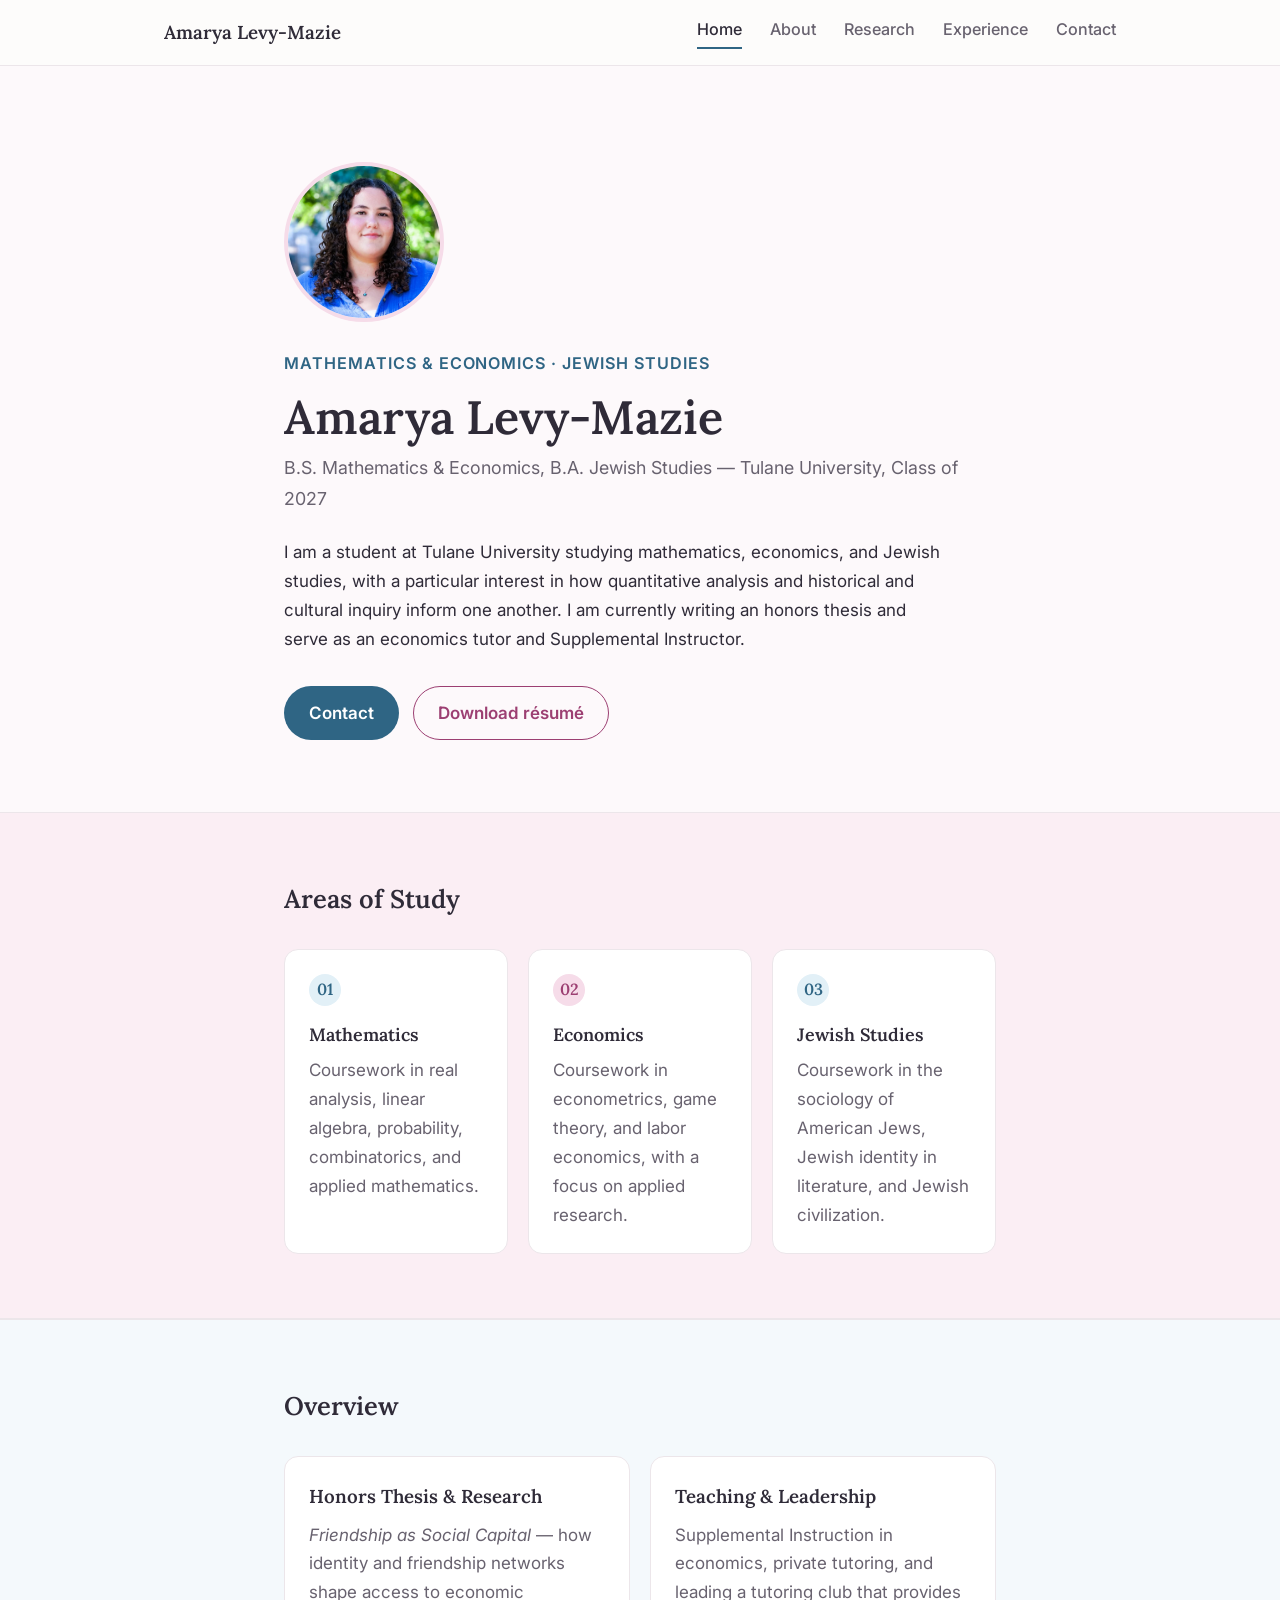
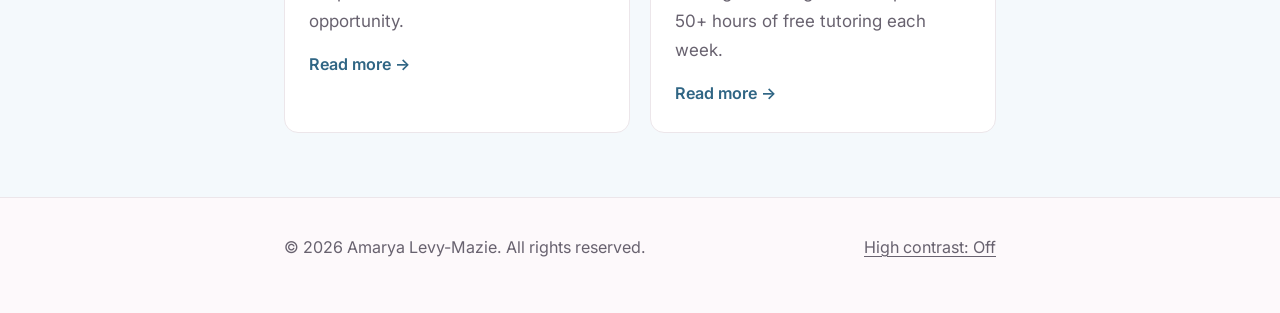
<file: index.html>
<!DOCTYPE html>
<html lang="en">
<head>
<meta charset="UTF-8">
<meta name="viewport" content="width=device-width, initial-scale=1.0">
<title>Amarya Levy-Mazie</title>
<meta name="description" content="Amarya Levy-Mazie — Mathematics & Economics and Jewish Studies student at Tulane University, Class of 2027.">
<meta name="theme-color" content="#fdf9fb">
<meta property="og:type" content="website">
<meta property="og:title" content="Amarya Levy-Mazie">
<meta property="og:description" content="Amarya Levy-Mazie — Mathematics & Economics and Jewish Studies student at Tulane University, Class of 2027.">
<link rel="icon" href="favicon.svg" type="image/svg+xml">
<link rel="preconnect" href="https://fonts.googleapis.com">
<link rel="preconnect" href="https://fonts.gstatic.com" crossorigin>
<link href="https://fonts.googleapis.com/css2?family=Lora:ital,wght@0,500;0,600;1,500&family=Inter:wght@400;500;600&display=swap" rel="stylesheet">
<script>
  (function () {
    var pref = null;
    try { pref = localStorage.getItem("contrast"); } catch (e) {}
    var high = pref ? pref === "high" : window.matchMedia("(prefers-contrast: more)").matches;
    if (high) document.documentElement.setAttribute("data-contrast", "high");
  })();
</script>
<link rel="stylesheet" href="style.css?v=11">
</head>
<body>

<a class="skip-link" href="#main">Skip to content</a>

<header class="site-header">
  <div class="wrap header-inner">
    <a href="index.html" class="brand">Amarya Levy-Mazie</a>
    <button class="nav-toggle" id="navToggle" aria-label="Toggle navigation" aria-expanded="false">
      <span></span><span></span><span></span>
    </button>
    <nav class="site-nav" id="siteNav" aria-label="Main">
      <a href="index.html" class="active" aria-current="page">Home</a>
      <a href="about.html">About</a>
      <a href="research.html">Research</a>
      <a href="experience.html">Experience</a>
      <a href="contact.html">Contact</a>
    </nav>
  </div>
</header>

<main id="main">

  <section class="hero wrap">
    <img class="hero-photo" src="headshot.webp" alt="Portrait of Amarya Levy-Mazie" width="160" height="160">
    <p class="eyebrow">Mathematics &amp; Economics · Jewish Studies</p>
    <h1>Amarya Levy-Mazie</h1>
    <p class="hero-sub">B.S. Mathematics &amp; Economics, B.A. Jewish Studies — Tulane University, Class of 2027</p>
    <p class="hero-blurb">
      I am a student at Tulane University studying mathematics, economics, and Jewish studies, with a particular
      interest in how quantitative analysis and historical and cultural inquiry inform one another. I am currently
      writing an honors thesis and serve as an economics tutor and Supplemental Instructor.
    </p>
    <div class="hero-actions">
      <a href="contact.html" class="btn btn-primary">Contact</a>
      <a href="resume.pdf" class="btn btn-secondary" target="_blank" rel="noopener noreferrer">Download résumé</a>
    </div>
  </section>

  <section class="section wrap alt-pink">
    <h2 class="section-title">Areas of Study</h2>
    <div class="field-grid">
      <a class="field-card" href="about.html">
        <span class="field-num num-blue">01</span>
        <h3>Mathematics</h3>
        <p>Coursework in real analysis, linear algebra, probability, combinatorics, and applied mathematics.</p>
      </a>
      <a class="field-card" href="about.html">
        <span class="field-num num-pink">02</span>
        <h3>Economics</h3>
        <p>Coursework in econometrics, game theory, and labor economics, with a focus on applied research.</p>
      </a>
      <a class="field-card" href="about.html">
        <span class="field-num num-blue">03</span>
        <h3>Jewish Studies</h3>
        <p>Coursework in the sociology of American Jews, Jewish identity in literature, and Jewish civilization.</p>
      </a>
    </div>
  </section>

  <section class="section wrap alt-blue">
    <h2 class="section-title">Overview</h2>
    <div class="teaser-grid">
      <a class="teaser-card" href="research.html">
        <h3>Honors Thesis &amp; Research</h3>
        <p>
          <em>Friendship as Social Capital</em> — how identity and friendship networks shape access to economic opportunity.
        </p>
        <span class="teaser-link">Read more &rarr;</span>
      </a>
      <a class="teaser-card" href="experience.html">
        <h3>Teaching &amp; Leadership</h3>
        <p>Supplemental Instruction in economics, private tutoring, and leading a tutoring club that provides 50+ hours of free tutoring each week.</p>
        <span class="teaser-link">Read more &rarr;</span>
      </a>
    </div>
  </section>

</main>

<footer class="site-footer">
  <div class="wrap footer-inner">
    <p>&copy; <span id="year"></span> Amarya Levy-Mazie. All rights reserved.</p>
    <button class="contrast-toggle" id="contrastToggle" type="button" aria-pressed="false">High contrast</button>
  </div>
</footer>

<script src="script.js?v=11"></script>
</body>
</html>
</file>
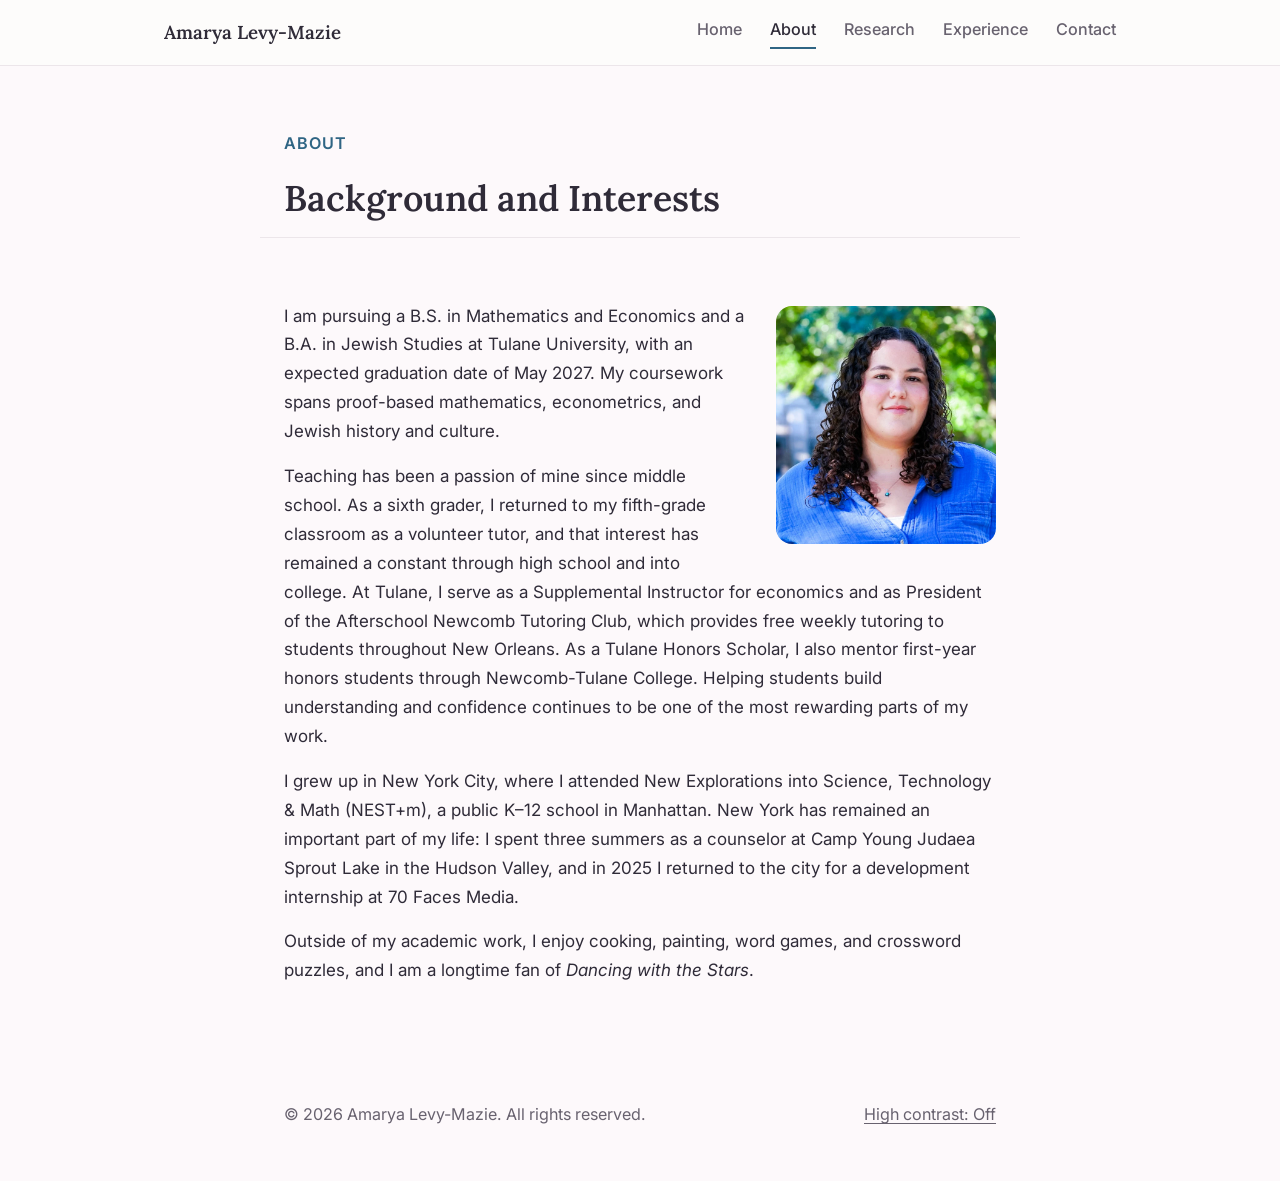
<file: about.html>
<!DOCTYPE html>
<html lang="en">
<head>
<meta charset="UTF-8">
<meta name="viewport" content="width=device-width, initial-scale=1.0">
<title>About — Amarya Levy-Mazie</title>
<meta name="description" content="About Amarya Levy-Mazie — Mathematics & Economics and Jewish Studies student at Tulane University.">
<meta name="theme-color" content="#fdf9fb">
<meta property="og:type" content="website">
<meta property="og:title" content="About — Amarya Levy-Mazie">
<meta property="og:description" content="About Amarya Levy-Mazie — Mathematics & Economics and Jewish Studies student at Tulane University.">
<link rel="icon" href="favicon.svg" type="image/svg+xml">
<link rel="preconnect" href="https://fonts.googleapis.com">
<link rel="preconnect" href="https://fonts.gstatic.com" crossorigin>
<link href="https://fonts.googleapis.com/css2?family=Lora:ital,wght@0,500;0,600;1,500&family=Inter:wght@400;500;600&display=swap" rel="stylesheet">
<script>
  (function () {
    var pref = null;
    try { pref = localStorage.getItem("contrast"); } catch (e) {}
    var high = pref ? pref === "high" : window.matchMedia("(prefers-contrast: more)").matches;
    if (high) document.documentElement.setAttribute("data-contrast", "high");
  })();
</script>
<link rel="stylesheet" href="style.css?v=11">
</head>
<body>

<a class="skip-link" href="#main">Skip to content</a>

<header class="site-header">
  <div class="wrap header-inner">
    <a href="index.html" class="brand">Amarya Levy-Mazie</a>
    <button class="nav-toggle" id="navToggle" aria-label="Toggle navigation" aria-expanded="false">
      <span></span><span></span><span></span>
    </button>
    <nav class="site-nav" id="siteNav" aria-label="Main">
      <a href="index.html">Home</a>
      <a href="about.html" class="active" aria-current="page">About</a>
      <a href="research.html">Research</a>
      <a href="experience.html">Experience</a>
      <a href="contact.html">Contact</a>
    </nav>
  </div>
</header>

<main id="main">
  <section class="page-header wrap">
    <p class="eyebrow">About</p>
    <h1 class="page-title">Background and Interests</h1>
  </section>

  <section class="section wrap">
    <div class="section-body about-body">
      <img class="about-photo" src="headshot.webp" alt="Portrait of Amarya Levy-Mazie" width="726" height="786" loading="lazy">
      <p>
        I am pursuing a B.S. in Mathematics and Economics and a B.A. in Jewish Studies at Tulane University, with an
        expected graduation date of May 2027. My coursework spans proof-based mathematics, econometrics, and Jewish history and culture.
      </p>
      <p>
        Teaching has been a passion of mine since middle school. As a sixth grader, I returned to my fifth-grade
        classroom as a volunteer tutor, and that interest has remained a constant through high school and into
        college. At Tulane, I serve as a Supplemental
        Instructor for economics and as President of the Afterschool Newcomb Tutoring Club, which provides free
        weekly tutoring to students throughout New Orleans. As a Tulane Honors Scholar, I also mentor first-year
        honors students through Newcomb-Tulane College. Helping students build understanding and confidence
        continues to be one of the most rewarding parts of my work.
      </p>
      <p>
        I grew up in New York City, where I attended New Explorations into Science, Technology &amp; Math
        (NEST+m), a public K–12 school in Manhattan. New York has remained an important part of my life: I spent three summers as a counselor at Camp Young Judaea Sprout Lake in the Hudson Valley, and
        in 2025 I returned to the city for a development internship at 70 Faces Media.
      </p>
      <p>
        Outside of my academic work, I enjoy cooking, painting, word games, and crossword puzzles, and I am a longtime fan of <em>Dancing with the Stars</em>.
      </p>
    </div>
  </section>

</main>

<footer class="site-footer">
  <div class="wrap footer-inner">
    <p>&copy; <span id="year"></span> Amarya Levy-Mazie. All rights reserved.</p>
    <button class="contrast-toggle" id="contrastToggle" type="button" aria-pressed="false">High contrast</button>
  </div>
</footer>

<script src="script.js?v=11"></script>
</body>
</html>
</file>
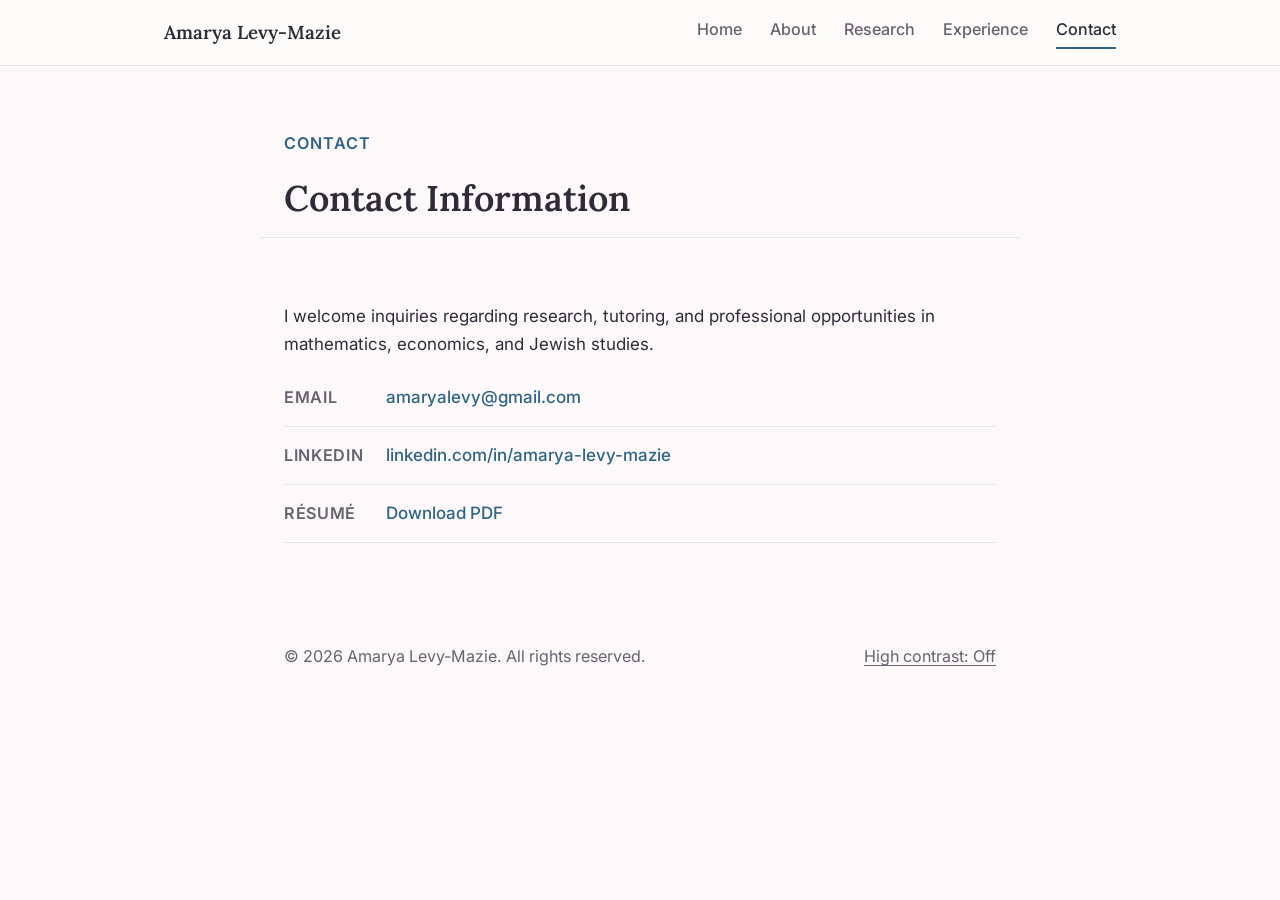
<file: contact.html>
<!DOCTYPE html>
<html lang="en">
<head>
<meta charset="UTF-8">
<meta name="viewport" content="width=device-width, initial-scale=1.0">
<title>Contact — Amarya Levy-Mazie</title>
<meta name="description" content="Get in touch with Amarya Levy-Mazie.">
<meta name="theme-color" content="#fdf9fb">
<meta property="og:type" content="website">
<meta property="og:title" content="Contact — Amarya Levy-Mazie">
<meta property="og:description" content="Get in touch with Amarya Levy-Mazie.">
<link rel="icon" href="favicon.svg" type="image/svg+xml">
<link rel="preconnect" href="https://fonts.googleapis.com">
<link rel="preconnect" href="https://fonts.gstatic.com" crossorigin>
<link href="https://fonts.googleapis.com/css2?family=Lora:ital,wght@0,500;0,600;1,500&family=Inter:wght@400;500;600&display=swap" rel="stylesheet">
<script>
  (function () {
    var pref = null;
    try { pref = localStorage.getItem("contrast"); } catch (e) {}
    var high = pref ? pref === "high" : window.matchMedia("(prefers-contrast: more)").matches;
    if (high) document.documentElement.setAttribute("data-contrast", "high");
  })();
</script>
<link rel="stylesheet" href="style.css?v=11">
</head>
<body>

<a class="skip-link" href="#main">Skip to content</a>

<header class="site-header">
  <div class="wrap header-inner">
    <a href="index.html" class="brand">Amarya Levy-Mazie</a>
    <button class="nav-toggle" id="navToggle" aria-label="Toggle navigation" aria-expanded="false">
      <span></span><span></span><span></span>
    </button>
    <nav class="site-nav" id="siteNav" aria-label="Main">
      <a href="index.html">Home</a>
      <a href="about.html">About</a>
      <a href="research.html">Research</a>
      <a href="experience.html">Experience</a>
      <a href="contact.html" class="active" aria-current="page">Contact</a>
    </nav>
  </div>
</header>

<main id="main">
  <section class="page-header wrap">
    <p class="eyebrow">Contact</p>
    <h1 class="page-title">Contact Information</h1>
  </section>

  <section class="section wrap">
    <div class="section-body contact-body">
      <p>I welcome inquiries regarding research, tutoring, and professional opportunities in mathematics, economics, and Jewish studies.</p>
      <ul class="contact-list">
        <li>
          <span class="contact-label">Email</span>
          <a href="mailto:amaryalevy@gmail.com" target="_blank" rel="noopener noreferrer">amaryalevy@gmail.com</a>
        </li>
        <li>
          <span class="contact-label">LinkedIn</span>
          <a href="https://www.linkedin.com/in/amarya-levy-mazie-33646b346/" target="_blank" rel="noopener noreferrer">linkedin.com/in/amarya-levy-mazie</a>
        </li>
        <li>
          <span class="contact-label">Résumé</span>
          <a href="resume.pdf" target="_blank" rel="noopener noreferrer">Download PDF</a>
        </li>
      </ul>
    </div>
  </section>
</main>

<footer class="site-footer">
  <div class="wrap footer-inner">
    <p>&copy; <span id="year"></span> Amarya Levy-Mazie. All rights reserved.</p>
    <button class="contrast-toggle" id="contrastToggle" type="button" aria-pressed="false">High contrast</button>
  </div>
</footer>

<script src="script.js?v=11"></script>
</body>
</html>
</file>
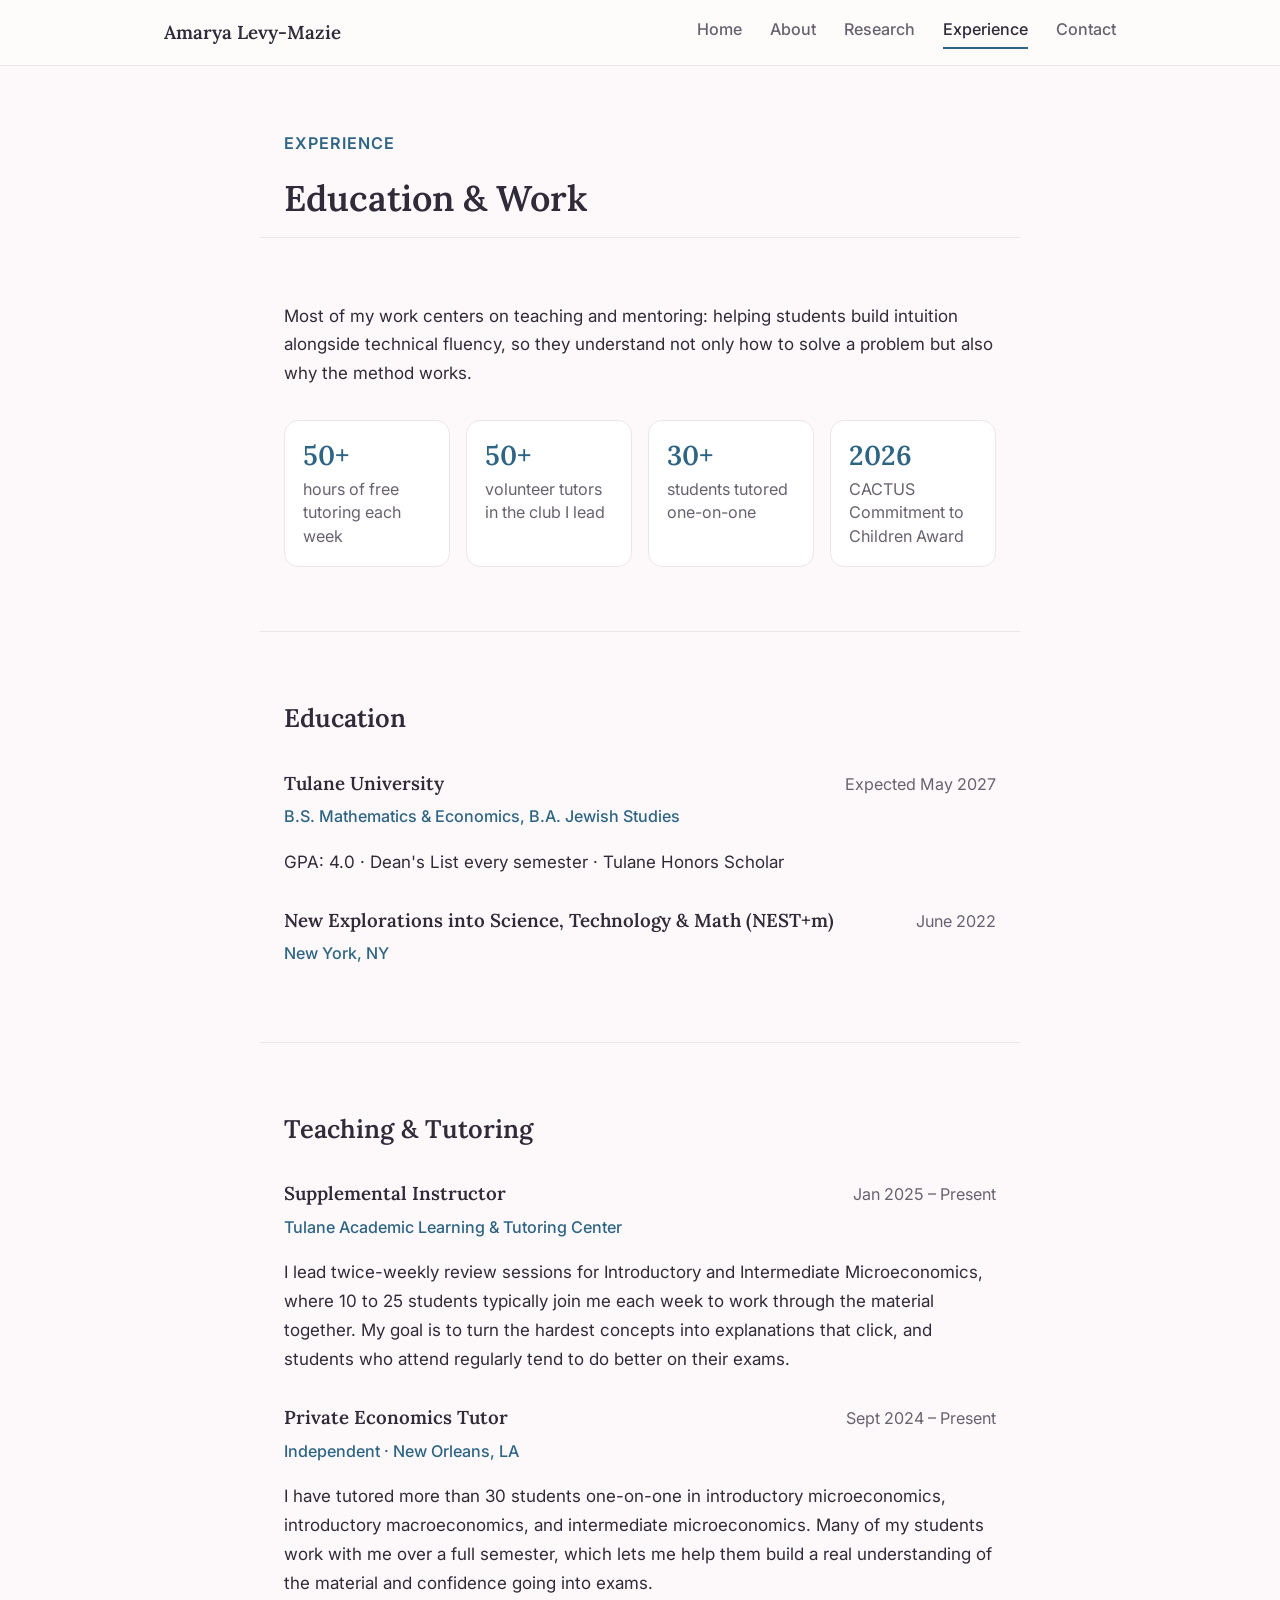
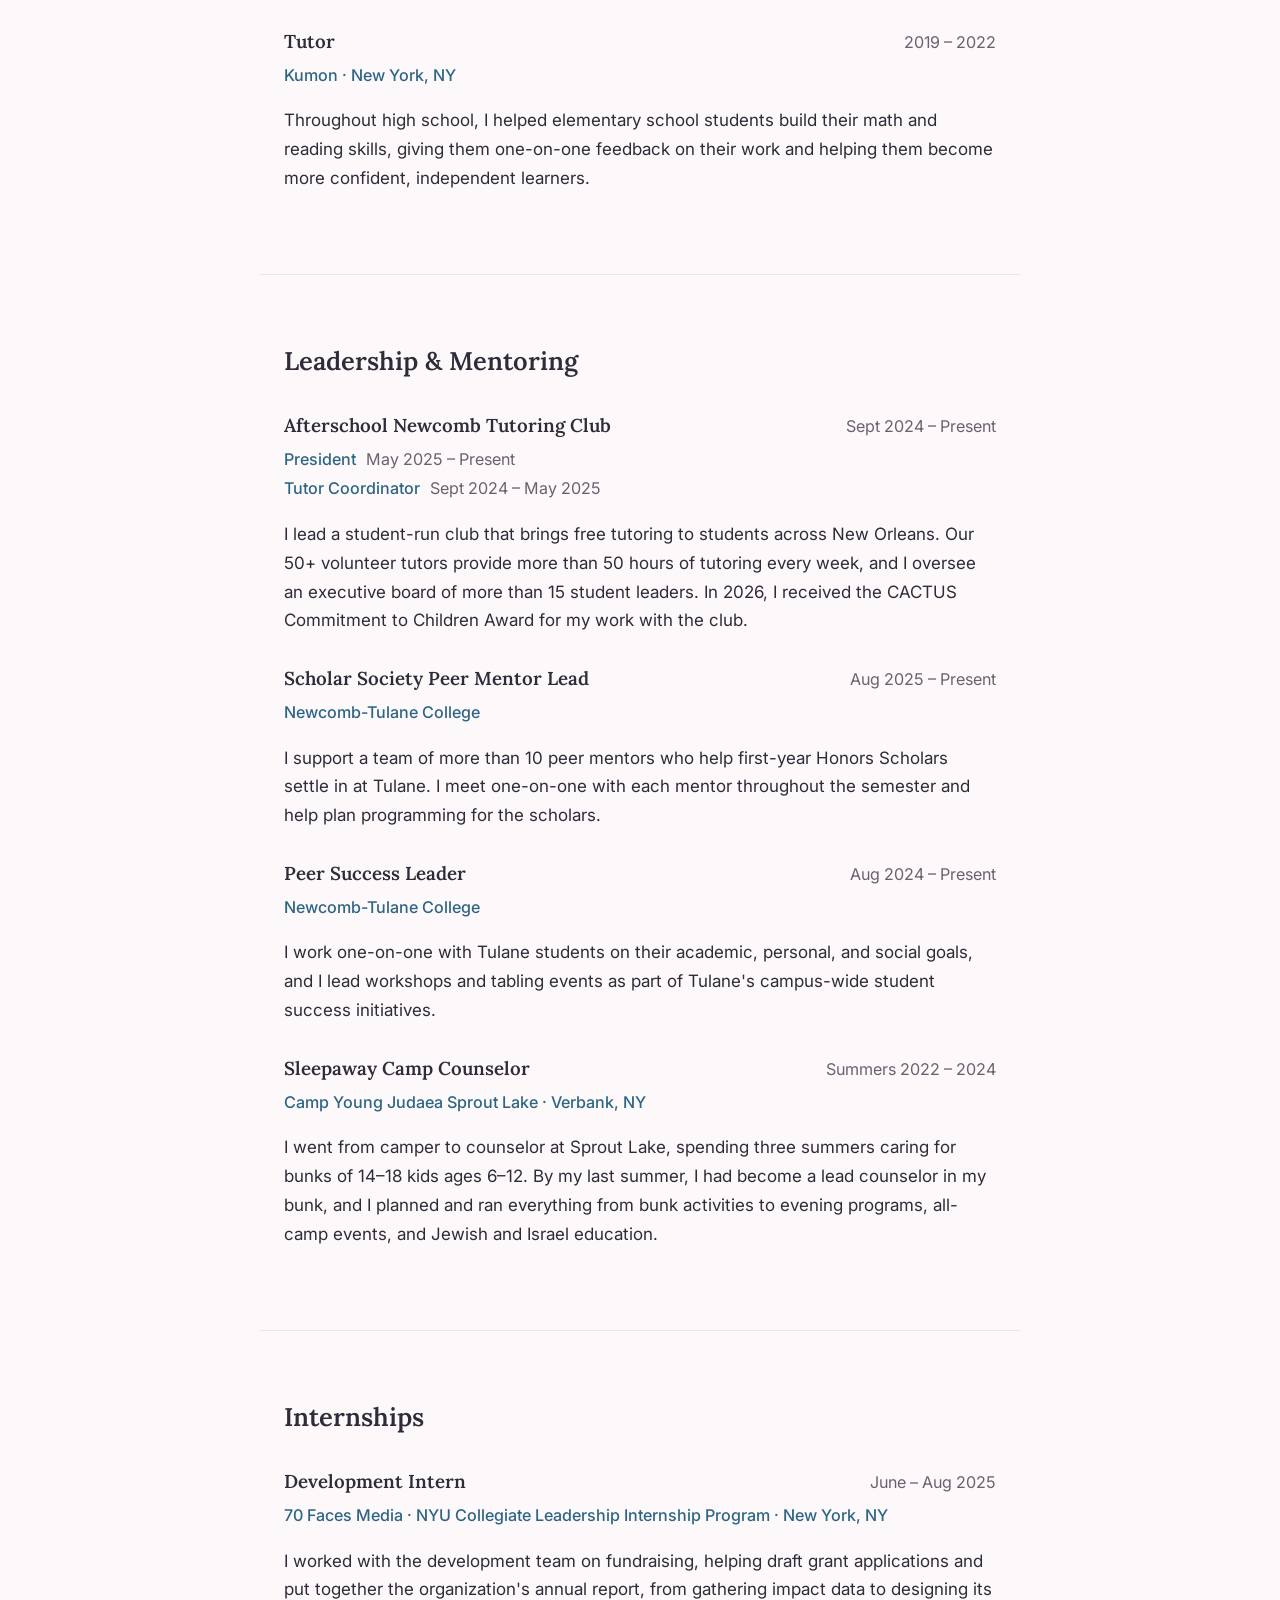
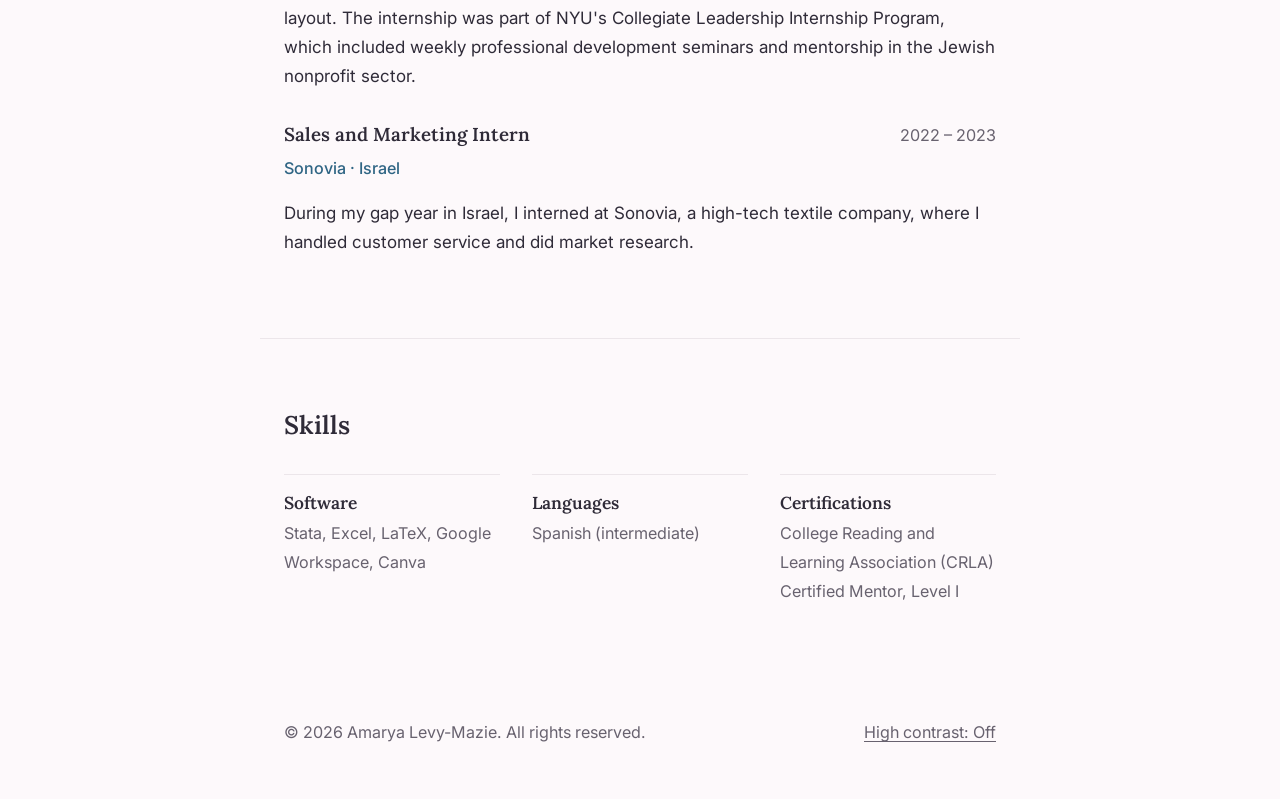
<file: experience.html>
<!DOCTYPE html>
<html lang="en">
<head>
<meta charset="UTF-8">
<meta name="viewport" content="width=device-width, initial-scale=1.0">
<title>Experience — Amarya Levy-Mazie</title>
<meta name="description" content="Teaching, tutoring, leadership, and professional experience of Amarya Levy-Mazie, Tulane University.">
<meta name="theme-color" content="#fdf9fb">
<meta property="og:type" content="website">
<meta property="og:title" content="Experience — Amarya Levy-Mazie">
<meta property="og:description" content="Teaching, tutoring, leadership, and professional experience of Amarya Levy-Mazie, Tulane University.">
<link rel="icon" href="favicon.svg" type="image/svg+xml">
<link rel="preconnect" href="https://fonts.googleapis.com">
<link rel="preconnect" href="https://fonts.gstatic.com" crossorigin>
<link href="https://fonts.googleapis.com/css2?family=Lora:ital,wght@0,500;0,600;1,500&family=Inter:wght@400;500;600&display=swap" rel="stylesheet">
<script>
  (function () {
    var pref = null;
    try { pref = localStorage.getItem("contrast"); } catch (e) {}
    var high = pref ? pref === "high" : window.matchMedia("(prefers-contrast: more)").matches;
    if (high) document.documentElement.setAttribute("data-contrast", "high");
  })();
</script>
<link rel="stylesheet" href="style.css?v=11">
</head>
<body>

<a class="skip-link" href="#main">Skip to content</a>

<header class="site-header">
  <div class="wrap header-inner">
    <a href="index.html" class="brand">Amarya Levy-Mazie</a>
    <button class="nav-toggle" id="navToggle" aria-label="Toggle navigation" aria-expanded="false">
      <span></span><span></span><span></span>
    </button>
    <nav class="site-nav" id="siteNav" aria-label="Main">
      <a href="index.html">Home</a>
      <a href="about.html">About</a>
      <a href="research.html">Research</a>
      <a href="experience.html" class="active" aria-current="page">Experience</a>
      <a href="contact.html">Contact</a>
    </nav>
  </div>
</header>

<main id="main">
  <section class="page-header wrap">
    <p class="eyebrow">Experience</p>
    <h1 class="page-title">Education &amp; Work</h1>
  </section>

  <section class="section wrap">
    <div class="section-body">
      <p>
        Most of my work centers on teaching and mentoring: helping students build intuition alongside technical
        fluency, so they understand not only how to solve a problem but also why the method works.
      </p>
    </div>
    <ul class="stat-row">
      <li><strong>50+</strong><span>hours of free tutoring each week</span></li>
      <li><strong>50+</strong><span>volunteer tutors in the club I lead</span></li>
      <li><strong>30+</strong><span>students tutored one-on-one</span></li>
      <li><strong>2026</strong><span>CACTUS Commitment to Children Award</span></li>
    </ul>
  </section>

  <section class="section wrap">
    <h2 class="section-title">Education</h2>

    <div class="entry">
      <div class="entry-head">
        <h3>Tulane University</h3>
        <span class="entry-date">Expected May 2027</span>
      </div>
      <p class="entry-role-text">B.S. Mathematics &amp; Economics, B.A. Jewish Studies</p>
      <p>GPA: 4.0 · Dean's List every semester · Tulane Honors Scholar</p>
    </div>

    <div class="entry">
      <div class="entry-head">
        <h3>New Explorations into Science, Technology &amp; Math (NEST+m)</h3>
        <span class="entry-date">June 2022</span>
      </div>
      <p class="entry-role-text">New York, NY</p>
    </div>
  </section>

  <section class="section wrap">
    <h2 class="section-title">Teaching &amp; Tutoring</h2>

    <div class="entry">
      <div class="entry-head">
        <h3>Supplemental Instructor</h3>
        <span class="entry-date">Jan 2025 – Present</span>
      </div>
      <p class="entry-role-text">Tulane Academic Learning &amp; Tutoring Center</p>
      <p>
        I lead twice-weekly review sessions for Introductory and Intermediate Microeconomics, where 10 to 25
        students typically join me each week to work through the material together. My goal is to turn the hardest concepts
        into explanations that click, and students who attend regularly tend to do better on their exams.
      </p>
    </div>

    <div class="entry">
      <div class="entry-head">
        <h3>Private Economics Tutor</h3>
        <span class="entry-date">Sept 2024 – Present</span>
      </div>
      <p class="entry-role-text">Independent · New Orleans, LA</p>
      <p>
        I have tutored more than 30 students one-on-one in introductory microeconomics, introductory macroeconomics, and
        intermediate microeconomics. Many of my students work with me over a full semester, which lets me help
        them build a real understanding of the material and confidence going into exams.
      </p>
    </div>

    <div class="entry">
      <div class="entry-head">
        <h3>Tutor</h3>
        <span class="entry-date">2019 – 2022</span>
      </div>
      <p class="entry-role-text">Kumon · New York, NY</p>
      <p>
        Throughout high school, I helped elementary school students build their math and reading skills, giving
        them one-on-one feedback on their work and helping them become more confident, independent learners.
      </p>
    </div>
  </section>

  <section class="section wrap">
    <h2 class="section-title">Leadership &amp; Mentoring</h2>

    <div class="entry">
      <div class="entry-head">
        <h3>Afterschool Newcomb Tutoring Club</h3>
        <span class="entry-date">Sept 2024 – Present</span>
      </div>
      <p class="entry-role">
        <span class="role-chip">President <span class="role-date">May 2025 – Present</span></span>
        <span class="role-chip">Tutor Coordinator <span class="role-date">Sept 2024 – May 2025</span></span>
      </p>
      <p>
        I lead a student-run club that brings free tutoring to students across New Orleans. Our 50+ volunteer
        tutors provide more than 50 hours of tutoring every week, and I oversee an executive board of more than
        15 student leaders. In 2026, I received the CACTUS Commitment to Children Award for my work with the club.
      </p>
    </div>

    <div class="entry">
      <div class="entry-head">
        <h3>Scholar Society Peer Mentor Lead</h3>
        <span class="entry-date">Aug 2025 – Present</span>
      </div>
      <p class="entry-role-text">Newcomb-Tulane College</p>
      <p>
        I support a team of more than 10 peer mentors who help first-year Honors Scholars settle in at
        Tulane. I meet one-on-one with each mentor throughout the semester and help plan programming for the
        scholars.
      </p>
    </div>

    <div class="entry">
      <div class="entry-head">
        <h3>Peer Success Leader</h3>
        <span class="entry-date">Aug 2024 – Present</span>
      </div>
      <p class="entry-role-text">Newcomb-Tulane College</p>
      <p>
        I work one-on-one with Tulane students on their academic, personal, and social goals, and I lead workshops
        and tabling events as part of Tulane's campus-wide student success initiatives.
      </p>
    </div>

    <div class="entry">
      <div class="entry-head">
        <h3>Sleepaway Camp Counselor</h3>
        <span class="entry-date">Summers 2022 – 2024</span>
      </div>
      <p class="entry-role-text">Camp Young Judaea Sprout Lake · Verbank, NY</p>
      <p>
        I went from camper to counselor at Sprout Lake, spending three summers caring for bunks of 14–18 kids ages
        6–12. By my last summer, I had become a lead counselor in my bunk, and I planned and ran everything from
        bunk activities to evening programs, all-camp events, and Jewish and Israel education.
      </p>
    </div>
  </section>

  <section class="section wrap">
    <h2 class="section-title">Internships</h2>

    <div class="entry">
      <div class="entry-head">
        <h3>Development Intern</h3>
        <span class="entry-date">June – Aug 2025</span>
      </div>
      <p class="entry-role-text">70 Faces Media · NYU Collegiate Leadership Internship Program · New York, NY</p>
      <p>
        I worked with the development team on fundraising, helping draft grant applications and put together the
        organization's annual report, from gathering impact data to designing its layout. The internship was part
        of NYU's Collegiate Leadership Internship Program, which included weekly professional development seminars
        and mentorship in the Jewish nonprofit sector.
      </p>
    </div>

    <div class="entry">
      <div class="entry-head">
        <h3>Sales and Marketing Intern</h3>
        <span class="entry-date">2022 – 2023</span>
      </div>
      <p class="entry-role-text">Sonovia · Israel</p>
      <p>
        During my gap year in Israel, I interned at Sonovia, a high-tech textile company, where I handled customer
        service and did market research.
      </p>
    </div>
  </section>

  <section class="section wrap">
    <h2 class="section-title">Skills</h2>
    <ul class="subject-list skills-list">
      <li><strong>Software</strong><span>Stata, Excel, LaTeX, Google Workspace, Canva</span></li>
      <li><strong>Languages</strong><span>Spanish (intermediate)</span></li>
      <li><strong>Certifications</strong><span>College Reading and Learning Association (CRLA) Certified Mentor, Level I</span></li>
    </ul>
  </section>
</main>

<footer class="site-footer">
  <div class="wrap footer-inner">
    <p>&copy; <span id="year"></span> Amarya Levy-Mazie. All rights reserved.</p>
    <button class="contrast-toggle" id="contrastToggle" type="button" aria-pressed="false">High contrast</button>
  </div>
</footer>

<script src="script.js?v=11"></script>
</body>
</html>
</file>
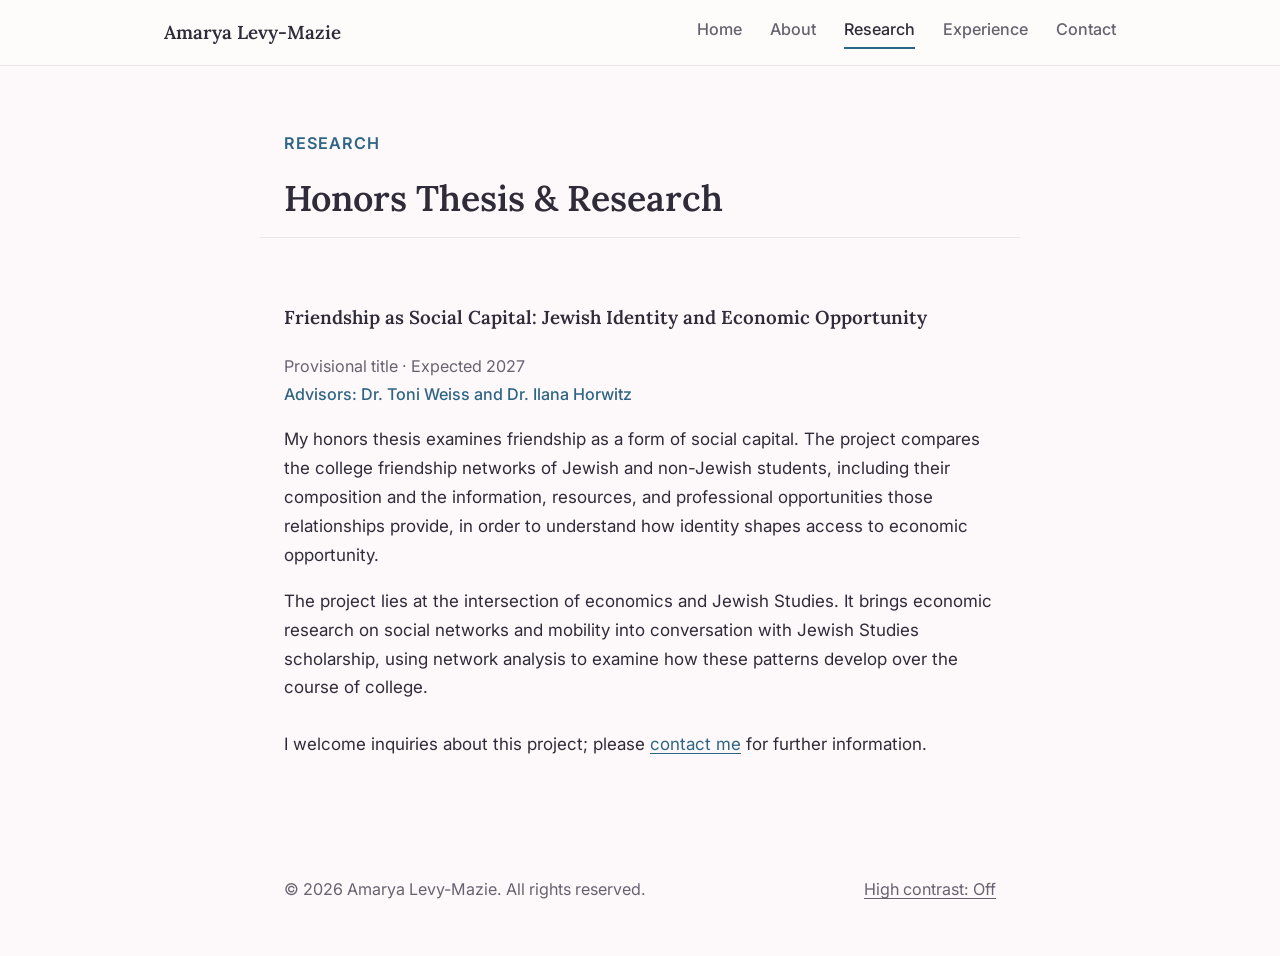
<file: research.html>
<!DOCTYPE html>
<html lang="en">
<head>
<meta charset="UTF-8">
<meta name="viewport" content="width=device-width, initial-scale=1.0">
<title>Research — Amarya Levy-Mazie</title>
<meta name="description" content="Honors thesis and research by Amarya Levy-Mazie at Tulane University.">
<meta name="theme-color" content="#fdf9fb">
<meta property="og:type" content="website">
<meta property="og:title" content="Research — Amarya Levy-Mazie">
<meta property="og:description" content="Honors thesis and research by Amarya Levy-Mazie at Tulane University.">
<link rel="icon" href="favicon.svg" type="image/svg+xml">
<link rel="preconnect" href="https://fonts.googleapis.com">
<link rel="preconnect" href="https://fonts.gstatic.com" crossorigin>
<link href="https://fonts.googleapis.com/css2?family=Lora:ital,wght@0,500;0,600;1,500&family=Inter:wght@400;500;600&display=swap" rel="stylesheet">
<script>
  (function () {
    var pref = null;
    try { pref = localStorage.getItem("contrast"); } catch (e) {}
    var high = pref ? pref === "high" : window.matchMedia("(prefers-contrast: more)").matches;
    if (high) document.documentElement.setAttribute("data-contrast", "high");
  })();
</script>
<link rel="stylesheet" href="style.css?v=11">
</head>
<body>

<a class="skip-link" href="#main">Skip to content</a>

<header class="site-header">
  <div class="wrap header-inner">
    <a href="index.html" class="brand">Amarya Levy-Mazie</a>
    <button class="nav-toggle" id="navToggle" aria-label="Toggle navigation" aria-expanded="false">
      <span></span><span></span><span></span>
    </button>
    <nav class="site-nav" id="siteNav" aria-label="Main">
      <a href="index.html">Home</a>
      <a href="about.html">About</a>
      <a href="research.html" class="active" aria-current="page">Research</a>
      <a href="experience.html">Experience</a>
      <a href="contact.html">Contact</a>
    </nav>
  </div>
</header>

<main id="main">
  <section class="page-header wrap">
    <p class="eyebrow">Research</p>
    <h1 class="page-title">Honors Thesis &amp; Research</h1>
  </section>

  <section class="section wrap">
    <div class="entry">
      <div class="entry-head">
        <h2>Friendship as Social Capital: Jewish Identity and Economic Opportunity</h2>
        <span class="entry-date">Provisional title · Expected 2027</span>
      </div>
      <p class="entry-role-text">Advisors: Dr. Toni Weiss and Dr. Ilana Horwitz</p>
      <p>
        My honors thesis examines friendship as a form of social capital. The project compares the college
        friendship networks of Jewish and non-Jewish students, including their composition and the information,
        resources, and professional opportunities those relationships provide, in order to understand how identity
        shapes access to economic opportunity.
      </p>
      <p>
        The project lies at the intersection of economics and Jewish Studies. It brings economic research on social
        networks and mobility into conversation with Jewish Studies scholarship, using network analysis to examine
        how these patterns develop over the course of college.
      </p>
      <p class="research-contact">
        I welcome inquiries about this project; please <a href="contact.html">contact me</a> for further information.
      </p>
    </div>
  </section>
</main>

<footer class="site-footer">
  <div class="wrap footer-inner">
    <p>&copy; <span id="year"></span> Amarya Levy-Mazie. All rights reserved.</p>
    <button class="contrast-toggle" id="contrastToggle" type="button" aria-pressed="false">High contrast</button>
  </div>
</footer>

<script src="script.js?v=11"></script>
</body>
</html>
</file>
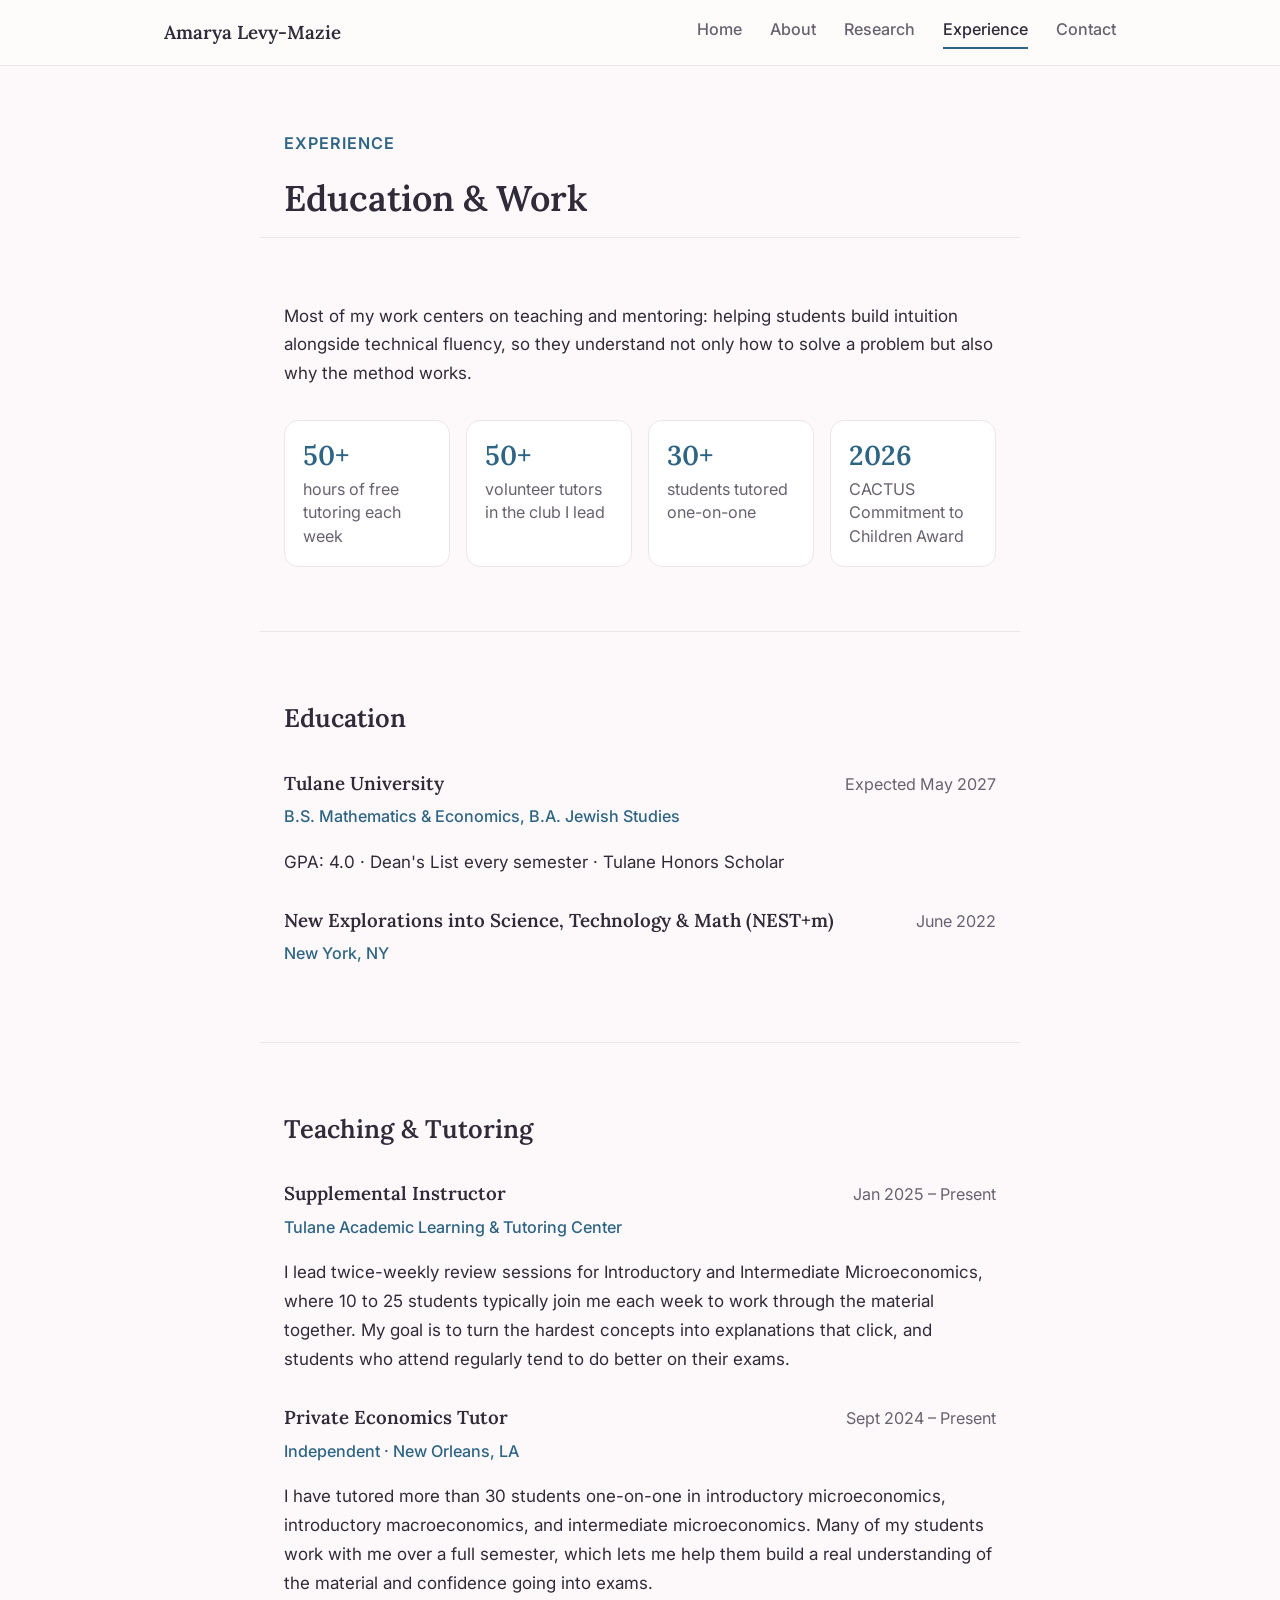
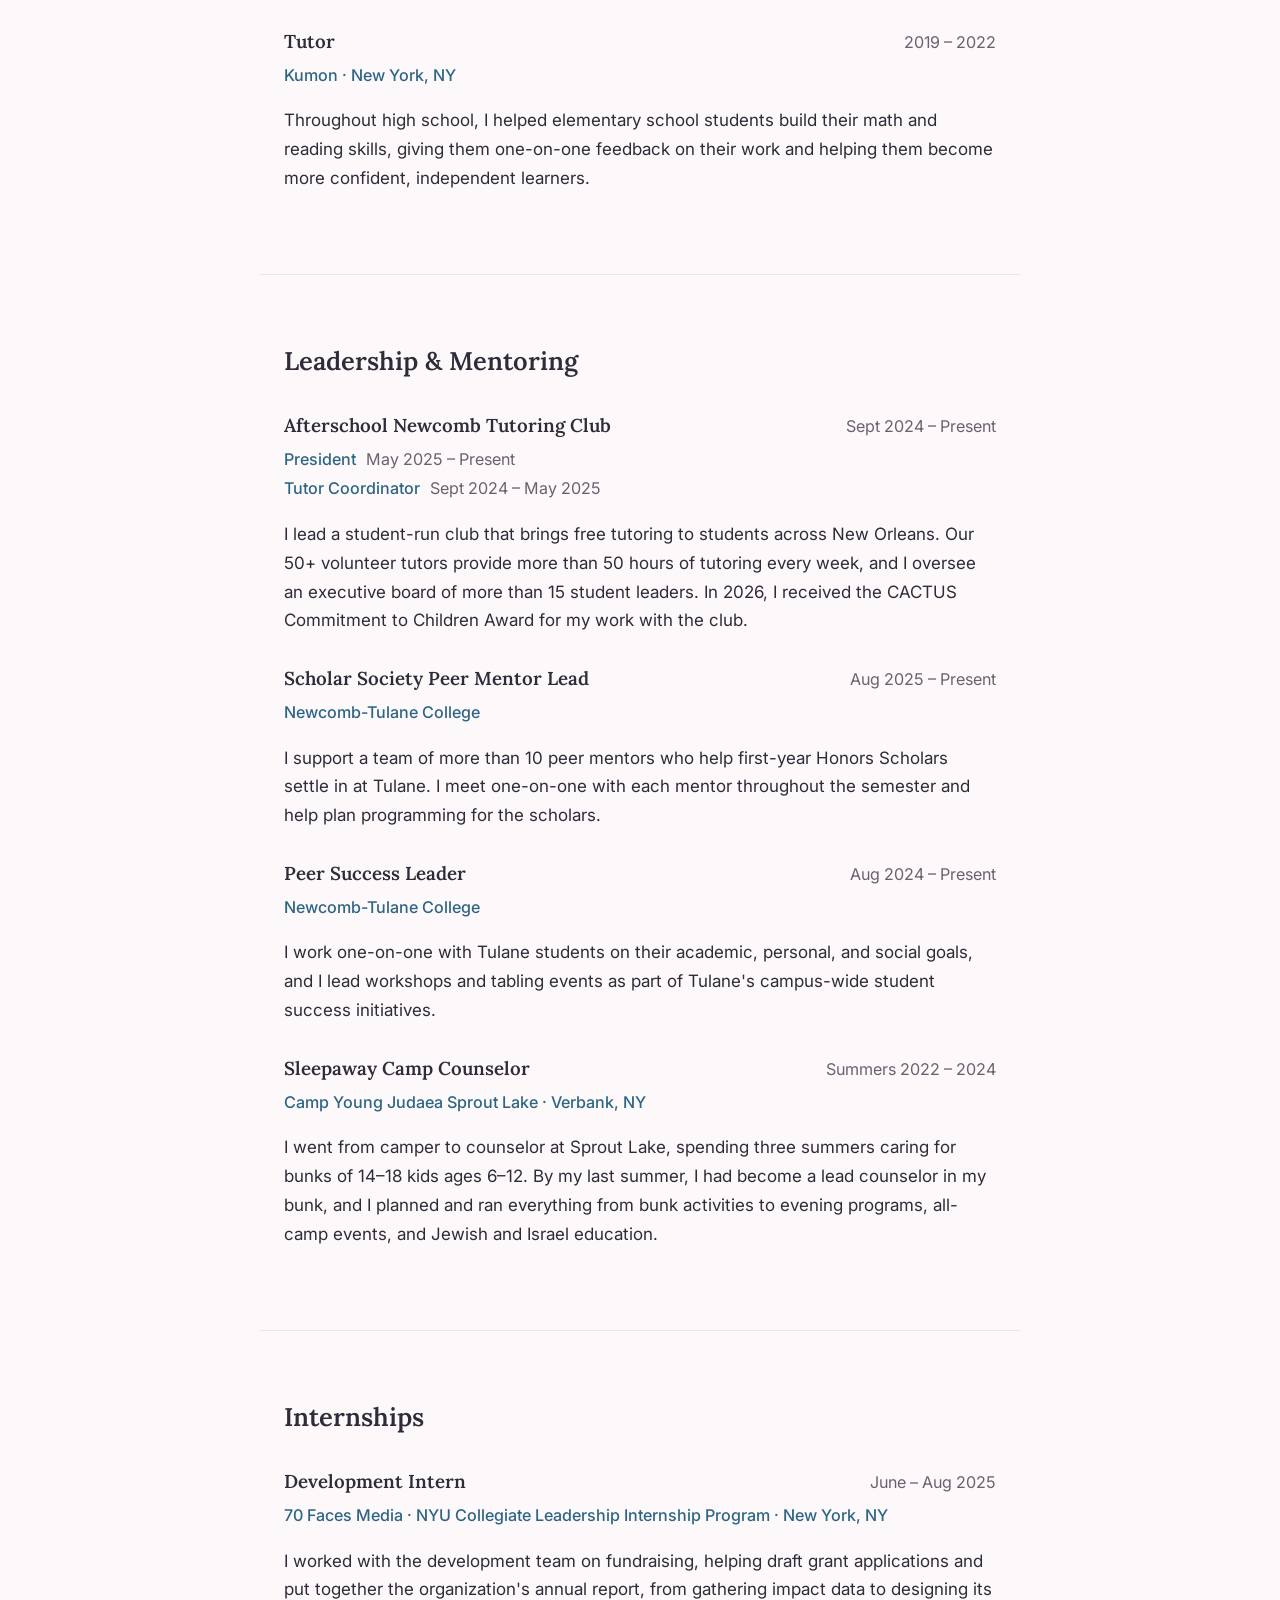
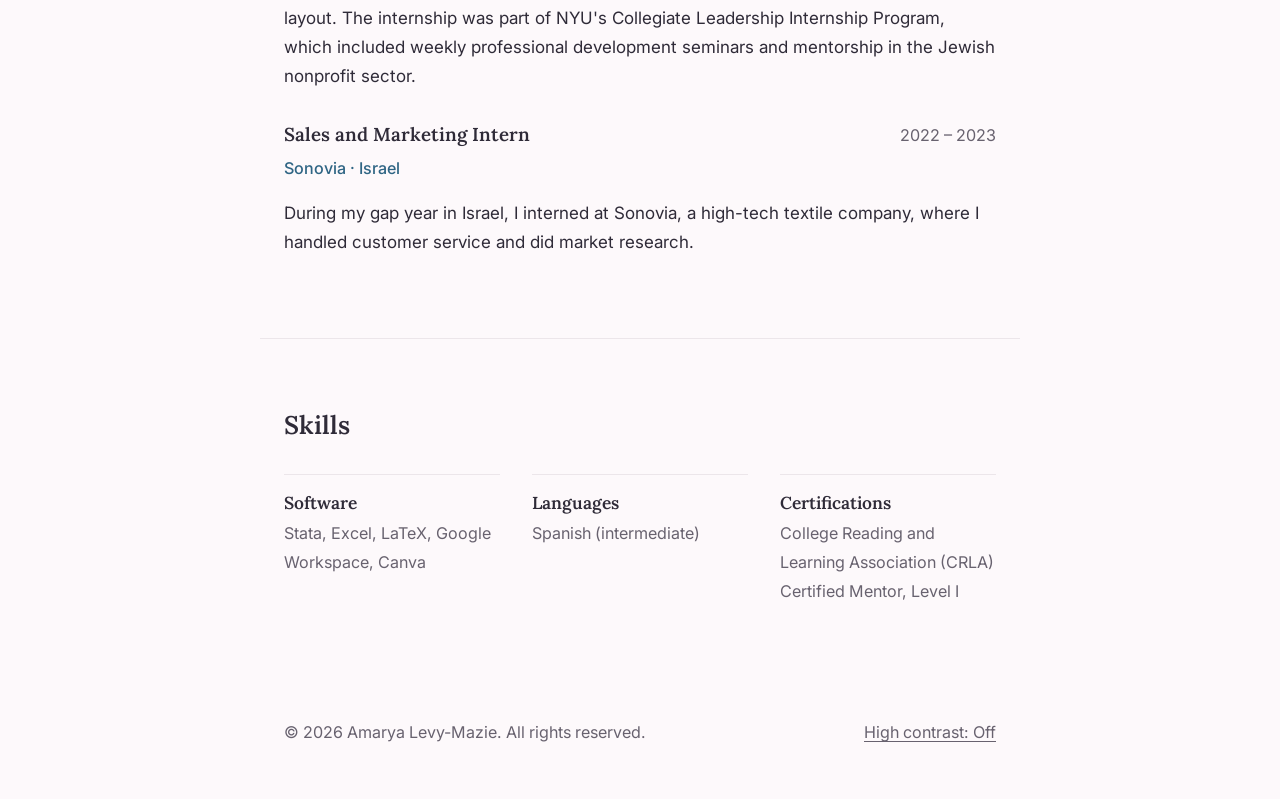
<file: tutoring.html>
<!DOCTYPE html>
<html lang="en">
<head>
<meta charset="UTF-8">
<meta name="viewport" content="width=device-width, initial-scale=1.0">
<title>Experience — Amarya Levy-Mazie</title>
<meta name="robots" content="noindex">
<link rel="canonical" href="https://amaryalevymazie.com/experience.html">
<meta http-equiv="refresh" content="0; url=experience.html">
<link rel="icon" href="favicon.svg" type="image/svg+xml">
</head>
<body>
<p>This page has moved to <a href="experience.html">Experience</a>.</p>
</body>
</html>
</file>
<file: style.css>
:root {
  --bg: #fdf9fb;
  --bg-pink: #fbeef4;
  --bg-blue: #f4f9fc;
  --ink: #2f2b38;
  --ink-soft: #68626f;
  --pink: #f6dce9;
  --pink-text: #9c3f72;
  --blue: #e2f0f7;
  --blue-deep: #2f6584;
  --line: #ece6ea;
  --card-bg: #ffffff;
  --btn-blue: #2f6584;
  --btn-blue-hover: #245a78;
  --btn-pink: #9c3f72;
  --serif: "Lora", Georgia, serif;
  --sans: "Inter", -apple-system, BlinkMacSystemFont, "Segoe UI", sans-serif;
  --max: 760px;
}

* { box-sizing: border-box; }

html {
  font-size: 106.25%; /* 17px base, so rem-sized text scales up too */
  scroll-behavior: smooth;
}

body {
  margin: 0;
  background: var(--bg);
  color: var(--ink);
  font-family: var(--sans);
  font-size: 1rem;
  line-height: 1.7;
  -webkit-font-smoothing: antialiased;
}

.wrap {
  max-width: var(--max);
  margin: 0 auto;
  padding: 0 24px;
}

a { color: var(--blue-deep); text-decoration: none; }
a:hover { text-decoration: underline; }

/* Links inside running text are underlined so they don't rely on color alone */
main p a:not(.btn) {
  text-decoration: underline;
  text-underline-offset: 3px;
}

a:focus-visible,
button:focus-visible {
  outline: 2px solid var(--blue-deep);
  outline-offset: 3px;
  border-radius: 4px;
}

.skip-link {
  position: absolute;
  left: 16px;
  top: -48px;
  z-index: 100;
  padding: 8px 14px;
  background: var(--card-bg);
  border: 1px solid var(--line);
  border-radius: 8px;
  font-weight: 600;
}
.skip-link:focus { top: 12px; }

h1, h2, h3 {
  font-family: var(--serif);
  font-weight: 600;
  color: var(--ink);
  margin: 0 0 12px;
}

/* Header */

.site-header {
  position: sticky;
  top: 0;
  z-index: 10;
  background: rgba(253, 252, 251, 0.92);
  backdrop-filter: blur(6px);
  border-bottom: 1px solid var(--line);
}

.header-inner {
  max-width: 1000px;
  gap: 24px;
  display: flex;
  align-items: center;
  justify-content: space-between;
  padding-top: 16px;
  padding-bottom: 16px;
}

.brand {
  font-family: var(--serif);
  font-weight: 600;
  font-size: 1.1rem;
  color: var(--ink);
}
.brand:hover { text-decoration: none; color: var(--blue-deep); }

.site-nav {
  display: flex;
  gap: 28px;
}

.site-nav a {
  color: var(--ink-soft);
  font-size: 0.95rem;
  font-weight: 500;
  padding-bottom: 4px;
  border-bottom: 2px solid transparent;
}
.site-nav a:hover { color: var(--blue-deep); text-decoration: none; }

.site-nav a.active {
  color: var(--ink);
  border-bottom-color: var(--blue-deep);
}

.nav-toggle {
  display: none;
  flex-direction: column;
  justify-content: center;
  gap: 5px;
  width: 32px;
  height: 32px;
  background: none;
  border: none;
  cursor: pointer;
  padding: 0;
}
.nav-toggle span {
  display: block;
  height: 2px;
  width: 100%;
  background: var(--ink);
}

/* Hero */

.hero {
  padding: 96px 24px 72px;
}

.hero-photo {
  display: block;
  width: 160px;
  height: 160px;
  object-fit: cover;
  object-position: center 20%;
  border-radius: 50%;
  border: 4px solid var(--pink);
  margin-bottom: 28px;
}

.about-photo {
  float: right;
  width: 220px;
  height: auto;
  margin: 4px 0 20px 32px;
  border-radius: 16px;
}
.about-body::after { content: ""; display: block; clear: both; }

.eyebrow {
  font-size: 0.95rem;
  font-weight: 600;
  letter-spacing: 0.06em;
  text-transform: uppercase;
  color: var(--blue-deep);
  margin: 0 0 14px;
}

.hero h1 {
  font-size: 2.75rem;
  line-height: 1.1;
  margin-bottom: 10px;
}

.hero-sub {
  font-size: 1.05rem;
  color: var(--ink-soft);
  margin: 0 0 24px;
}

.hero-blurb {
  max-width: 60ch;
  margin: 0 0 32px;
}

.hero-actions {
  display: flex;
  gap: 14px;
  flex-wrap: wrap;
}

.btn {
  display: inline-block;
  padding: 12px 24px;
  border-radius: 999px;
  font-size: 1rem;
  font-weight: 600;
  border: 1px solid transparent;
}
.btn:hover { text-decoration: none; }

.btn-primary {
  background: var(--btn-blue);
  color: #fff;
}
.btn-primary:hover { background: var(--btn-blue-hover); }

.btn-secondary {
  border-color: var(--btn-pink);
  color: var(--btn-pink);
}
.btn-secondary:hover { background: var(--pink); }

/* Sections */

.section {
  padding: 64px 24px;
  border-top: 1px solid var(--line);
}

.section.alt-blue,
.section.alt-pink {
  max-width: none;
  padding-left: 0;
  padding-right: 0;
  border-top: 1px solid var(--line);
  border-bottom: 1px solid var(--line);
}

.section.alt-blue { background: var(--bg-blue); }
.section.alt-pink { background: var(--bg-pink); }

.section.alt-blue > *,
.section.alt-pink > * {
  max-width: var(--max);
  margin-left: auto;
  margin-right: auto;
  padding-left: 24px;
  padding-right: 24px;
}

.section-title {
  font-size: 1.5rem;
  margin-bottom: 28px;
}

.section-body p {
  margin: 0 0 16px;
  max-width: 65ch;
}

/* Page header (non-home pages) */

.page-header {
  padding: 64px 24px 8px;
}

.page-title {
  font-size: 2.1rem;
  margin-bottom: 0;
}

.page-header .eyebrow {
  margin-bottom: 10px;
}

/* Field cards (homepage "What I Study") */

.field-grid {
  display: grid;
  grid-template-columns: repeat(3, 1fr);
  gap: 20px;
}

.field-card {
  display: block;
  padding: 24px;
  border-radius: 14px;
  background: var(--card-bg);
  border: 1px solid var(--line);
  color: var(--ink);
  transition: border-color 0.15s ease, transform 0.15s ease;
}

.field-card:hover {
  border-color: var(--blue-deep);
  transform: translateY(-2px);
  text-decoration: none;
}

.field-num {
  display: flex;
  align-items: center;
  justify-content: center;
  width: 32px;
  height: 32px;
  border-radius: 50%;
  margin-bottom: 14px;
  font-family: var(--serif);
  font-size: 0.95rem;
  font-weight: 600;
}

.num-pink { background: var(--pink); color: var(--pink-text); }
.num-blue { background: var(--blue); color: var(--blue-deep); }

.field-card h3 {
  font-size: 1.05rem;
  margin-bottom: 6px;
}

.field-card p {
  font-size: 1rem;
  color: var(--ink-soft);
  margin: 0;
}

/* Teaser cards (homepage "Explore") */

.teaser-grid {
  display: grid;
  grid-template-columns: repeat(2, 1fr);
  gap: 20px;
}

.teaser-card {
  display: block;
  padding: 24px;
  border-radius: 14px;
  background: var(--card-bg);
  border: 1px solid var(--line);
  color: var(--ink);
  transition: border-color 0.15s ease, transform 0.15s ease;
}

.teaser-card:hover {
  border-color: var(--blue-deep);
  transform: translateY(-2px);
  text-decoration: none;
}

.teaser-card h3 {
  font-size: 1.1rem;
  margin-bottom: 8px;
}

.teaser-card p {
  font-size: 1rem;
  color: var(--ink-soft);
  margin: 0 0 14px;
}

.teaser-link {
  font-size: 0.95rem;
  font-weight: 600;
  color: var(--blue-deep);
}

.research-contact { margin-top: 28px; }

.entry-role-text {
  font-weight: 500;
  color: var(--blue-deep);
  margin: 0 0 10px;
  font-size: 0.95rem;
}

.entry {
  margin-bottom: 28px;
}
.entry:last-child { margin-bottom: 0; }

.entry-head {
  display: flex;
  justify-content: space-between;
  align-items: baseline;
  gap: 16px;
  flex-wrap: wrap;
}

.entry-head h2,
.entry-head h3 {
  font-size: 1.1rem;
  margin-bottom: 4px;
}

.entry-date {
  font-size: 0.95rem;
  color: var(--ink-soft);
  white-space: nowrap;
}

.entry-role {
  display: flex;
  flex-direction: column;
  gap: 2px;
  margin: 0 0 12px;
}

.role-chip {
  font-size: 0.95rem;
  font-weight: 500;
  color: var(--blue-deep);
}

.role-date {
  margin-left: 6px;
  white-space: nowrap;
  font-size: 0.95rem;
  font-weight: 400;
  color: var(--ink-soft);
}

.subject-list {
  list-style: none;
  padding: 0;
  margin: 0;
  display: grid;
  grid-template-columns: 1fr 1fr;
  gap: 0 32px;
}

.skills-list { grid-template-columns: repeat(3, 1fr); }

.subject-list li {
  padding: 14px 0;
  border-top: 1px solid var(--line);
}

.subject-list strong {
  display: block;
  font-family: var(--serif);
  font-weight: 600;
  font-size: 1.02rem;
}

.subject-list span {
  font-size: 0.95rem;
  color: var(--ink-soft);
}

.contact-list {
  list-style: none;
  padding: 0;
  margin: 24px 0 0;
  display: flex;
  flex-direction: column;
  gap: 14px;
}

.contact-list li {
  display: flex;
  align-items: baseline;
  gap: 12px;
  border-bottom: 1px solid var(--line);
  padding-bottom: 14px;
}

.contact-label {
  font-size: 0.95rem;
  font-weight: 600;
  text-transform: uppercase;
  letter-spacing: 0.04em;
  color: var(--ink-soft);
  min-width: 90px;
}

.contact-list a {
  font-size: 1rem;
  font-weight: 500;
}

.stat-row {
  list-style: none;
  padding: 0;
  margin: 32px 0 0;
  display: grid;
  grid-template-columns: repeat(4, 1fr);
  gap: 16px;
}

.stat-row li {
  padding: 18px;
  border-radius: 14px;
  background: var(--card-bg);
  border: 1px solid var(--line);
}

.stat-row strong {
  display: block;
  font-family: var(--serif);
  font-size: 1.6rem;
  font-weight: 600;
  line-height: 1.2;
  color: var(--btn-blue);
  margin-bottom: 6px;
}

.stat-row span {
  display: block;
  font-size: 0.95rem;
  line-height: 1.45;
  color: var(--ink-soft);
}

/* Footer */

.site-footer {
  padding: 32px 24px 48px;
}

.site-footer p {
  margin: 0;
  font-size: 0.95rem;
  color: var(--ink-soft);
}

.footer-inner {
  display: flex;
  flex-wrap: wrap;
  align-items: center;
  justify-content: space-between;
  gap: 8px 24px;
}

.contrast-toggle {
  background: none;
  border: none;
  padding: 4px 0;
  font: inherit;
  font-size: 0.95rem;
  color: var(--ink-soft);
  text-decoration: underline;
  text-underline-offset: 3px;
  cursor: pointer;
}
.contrast-toggle:hover { color: var(--ink); }

/* Responsive */

@media (max-width: 860px) {
  .nav-toggle { display: flex; }

  .site-nav {
    position: absolute;
    top: 100%;
    left: 0;
    right: 0;
    background: var(--bg);
    border-bottom: 1px solid var(--line);
    flex-direction: column;
    gap: 0;
    max-height: 0;
    overflow: hidden;
    transition: max-height 0.25s ease;
  }

  .site-nav.open {
    max-height: 420px;
  }

  .site-nav a {
    padding: 14px 24px;
    border-top: 1px solid var(--line);
  }
}


@media (max-width: 640px) {
  .hero { padding: 64px 24px 48px; }
  .hero h1 { font-size: 2.1rem; }

  .field-grid,
  .teaser-grid,
  .subject-list {
    grid-template-columns: 1fr;
  }

  .stat-row { grid-template-columns: 1fr 1fr; }

  .entry-head { flex-direction: column; gap: 4px; }

  .hero-photo { width: 128px; height: 128px; }

  .about-photo {
    float: none;
    display: block;
    width: 180px;
    margin: 0 0 24px;
  }
}

/* Dark mode */

@media (prefers-color-scheme: dark) {
  :root {
    --bg: #201c22;
    --bg-pink: #2a1f26;
    --bg-blue: #1c2530;
    --ink: #f0ece8;
    --ink-soft: #b3aebb;
    --pink: #4a2f3c;
    --pink-text: #e8a8c4;
    --blue: #26374a;
    --blue-deep: #8ec2e0;
    --line: #382f3a;
    --card-bg: #2a2531;
    --btn-blue: #8ec2e0;
    --btn-blue-hover: #b0d6ec;
    --btn-pink: #e8a8c4;
  }
  .site-header { background: rgba(32, 28, 34, 0.92); }
  .btn-primary { color: #17202a; }
  .btn-secondary:hover { background: var(--pink); }
}

/* High contrast (footer toggle, or the visitor's system preference) */

:root[data-contrast="high"] {
  --ink: #1a1720;
  --ink-soft: #46404f;
  --pink-text: #7a2554;
  --blue-deep: #234b62;
  --line: #b9aeb6;
  --btn-blue: #234b62;
  --btn-blue-hover: #1a3a4c;
  --btn-pink: #7a2554;
}
:root[data-contrast="high"] main a:not(.btn):not(.field-card):not(.teaser-card) { text-decoration: underline; }

@media (prefers-color-scheme: dark) {
  :root[data-contrast="high"] {
    --bg: #141116;
    --bg-pink: #1c1620;
    --bg-blue: #152029;
    --ink: #ffffff;
    --ink-soft: #dcd7e2;
    --pink: #2a1f2f;
    --pink-text: #f7cfe0;
    --blue: #1d2a38;
    --blue-deep: #bfe2f5;
    --line: #5a4f5e;
    --card-bg: #221d27;
    --btn-blue: #bfe2f5;
    --btn-blue-hover: #dff1fb;
    --btn-pink: #f7cfe0;
  }
  :root[data-contrast="high"] .site-header { background: rgba(20, 17, 22, 0.96); }
  :root[data-contrast="high"] .btn-primary { color: #0e141a; }
}
</file>
